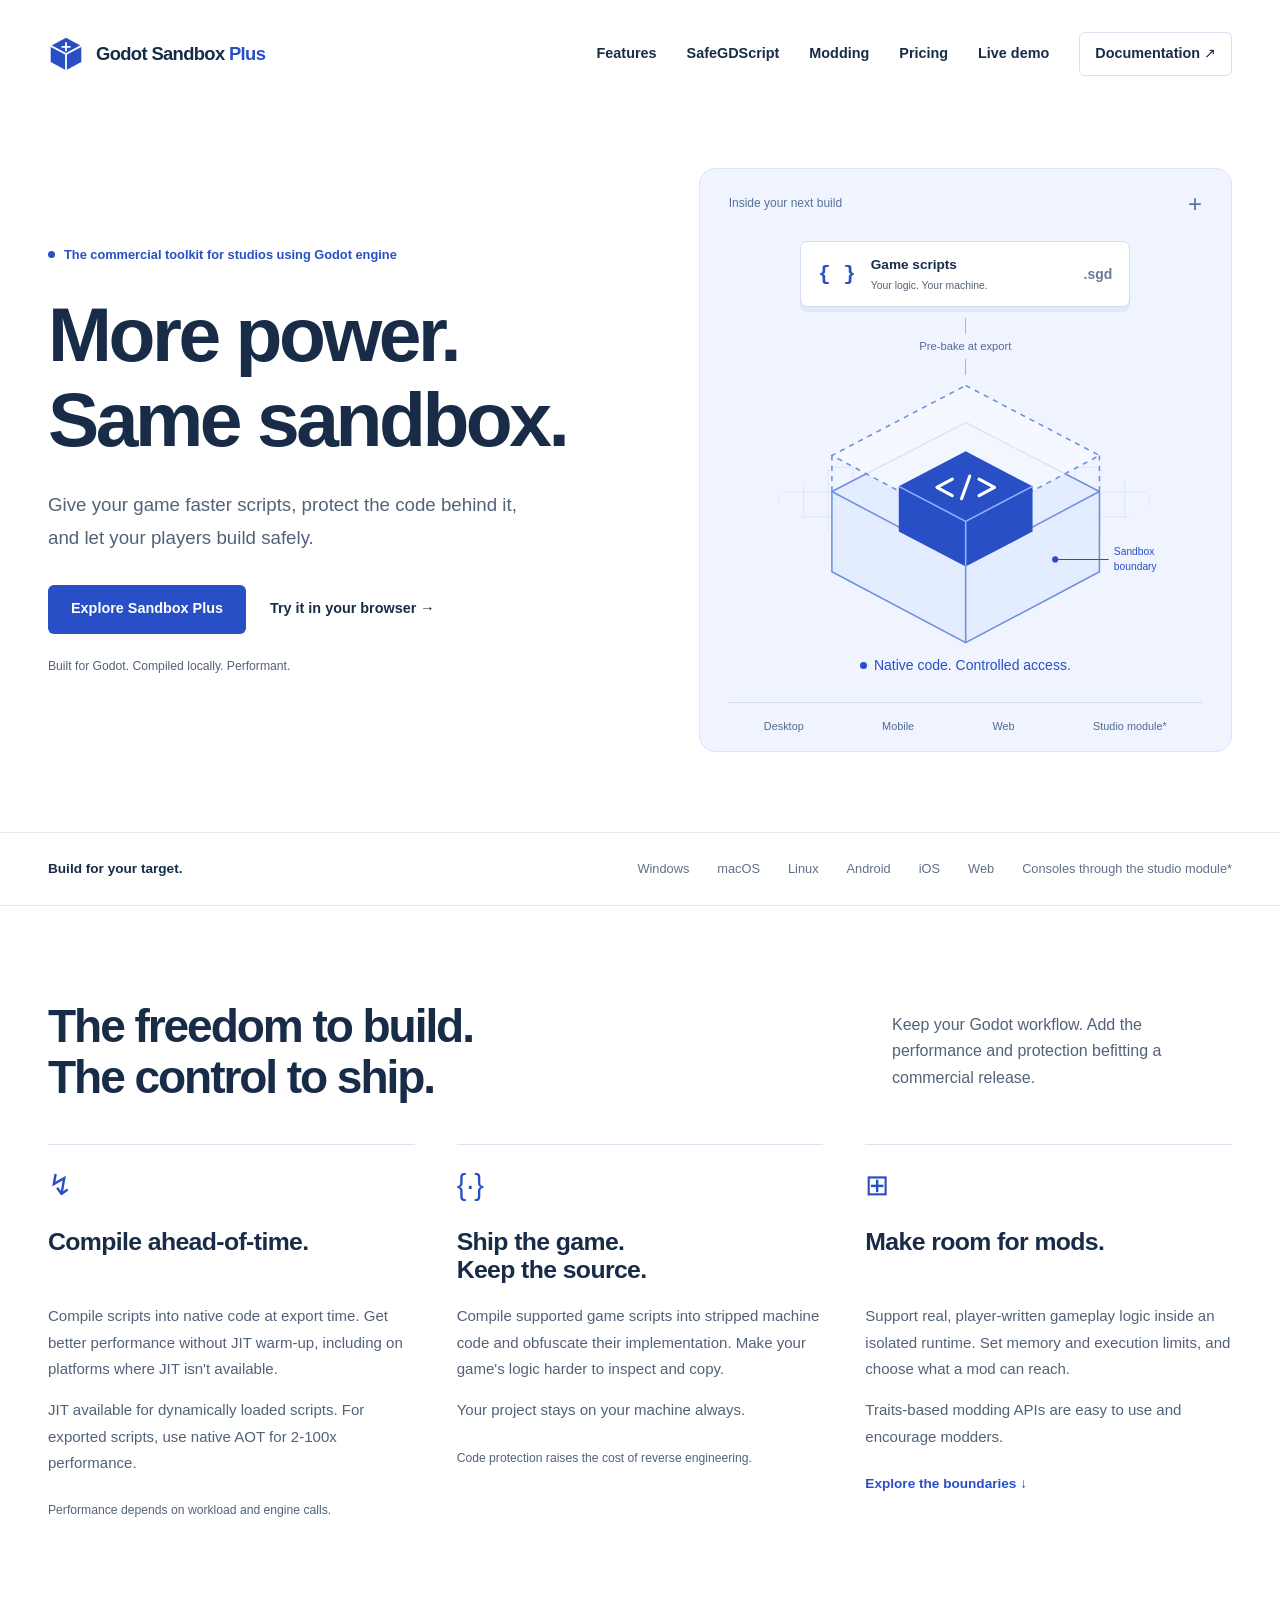
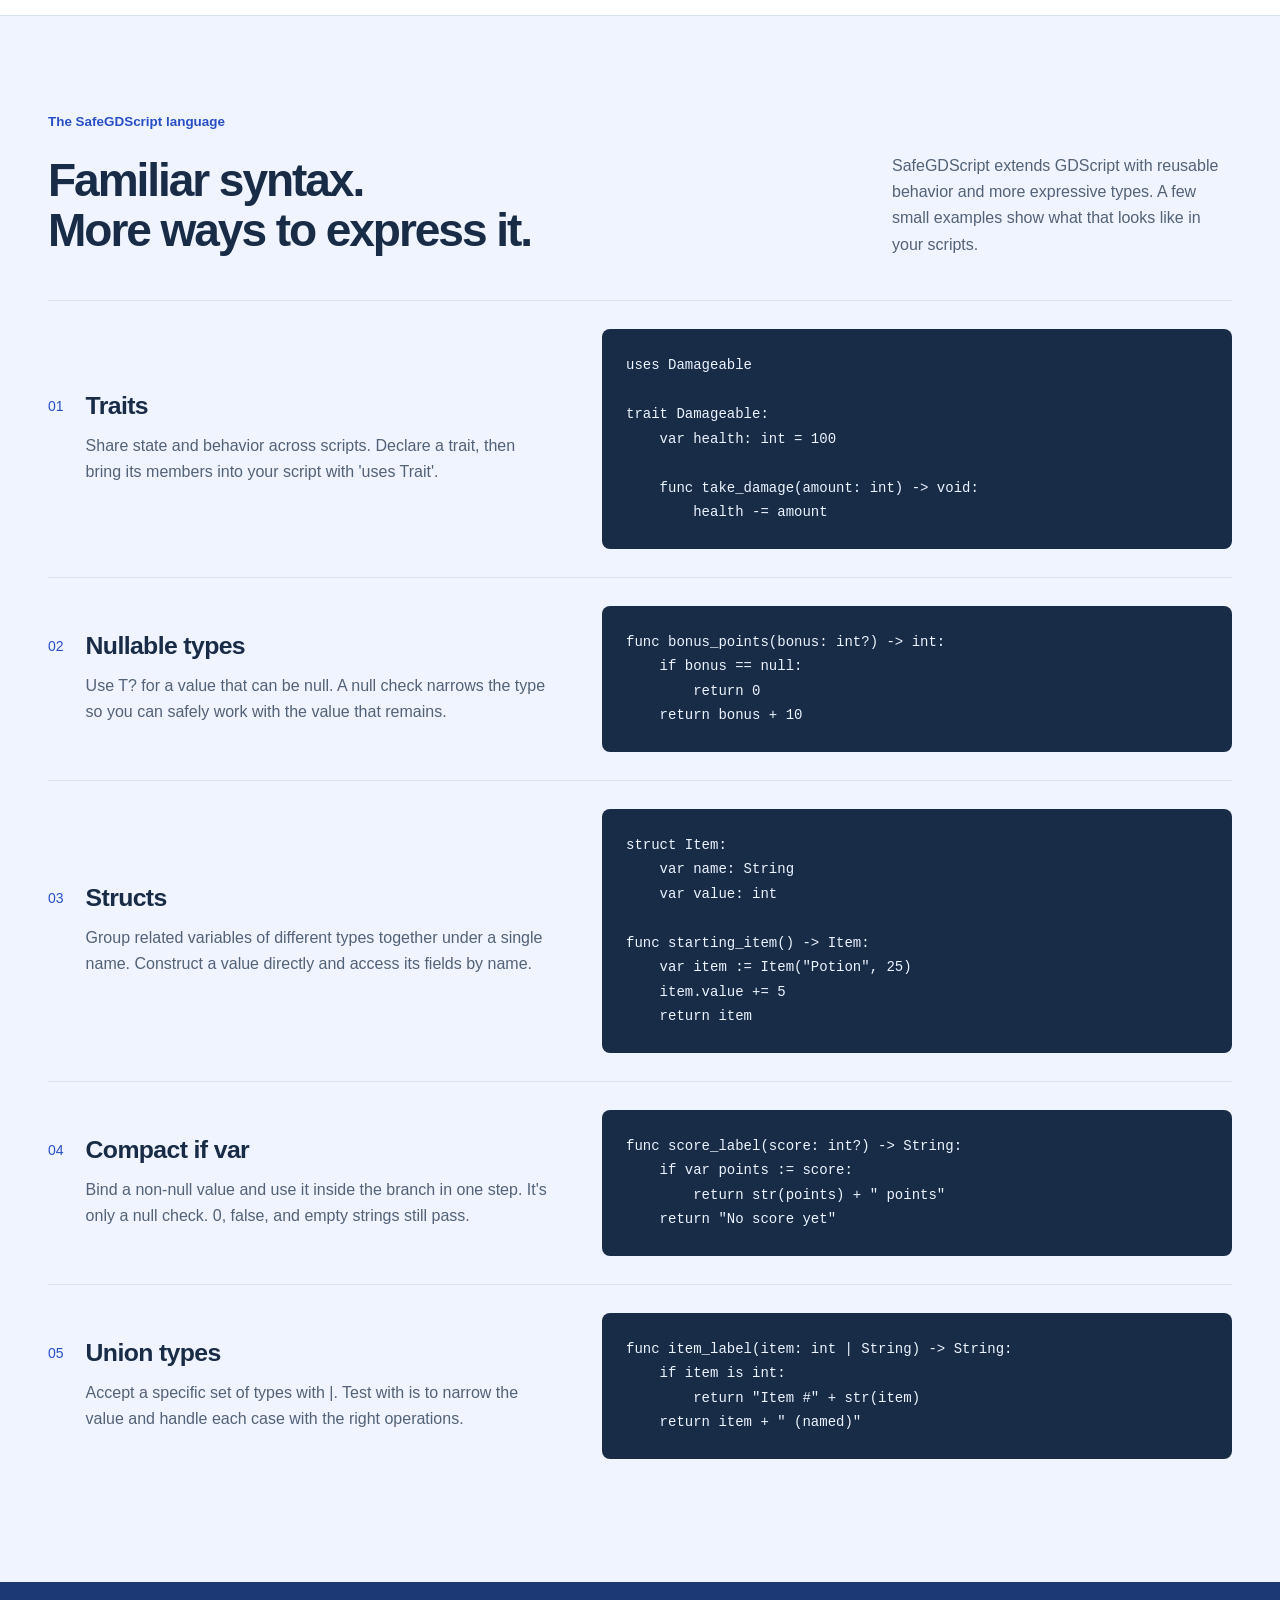
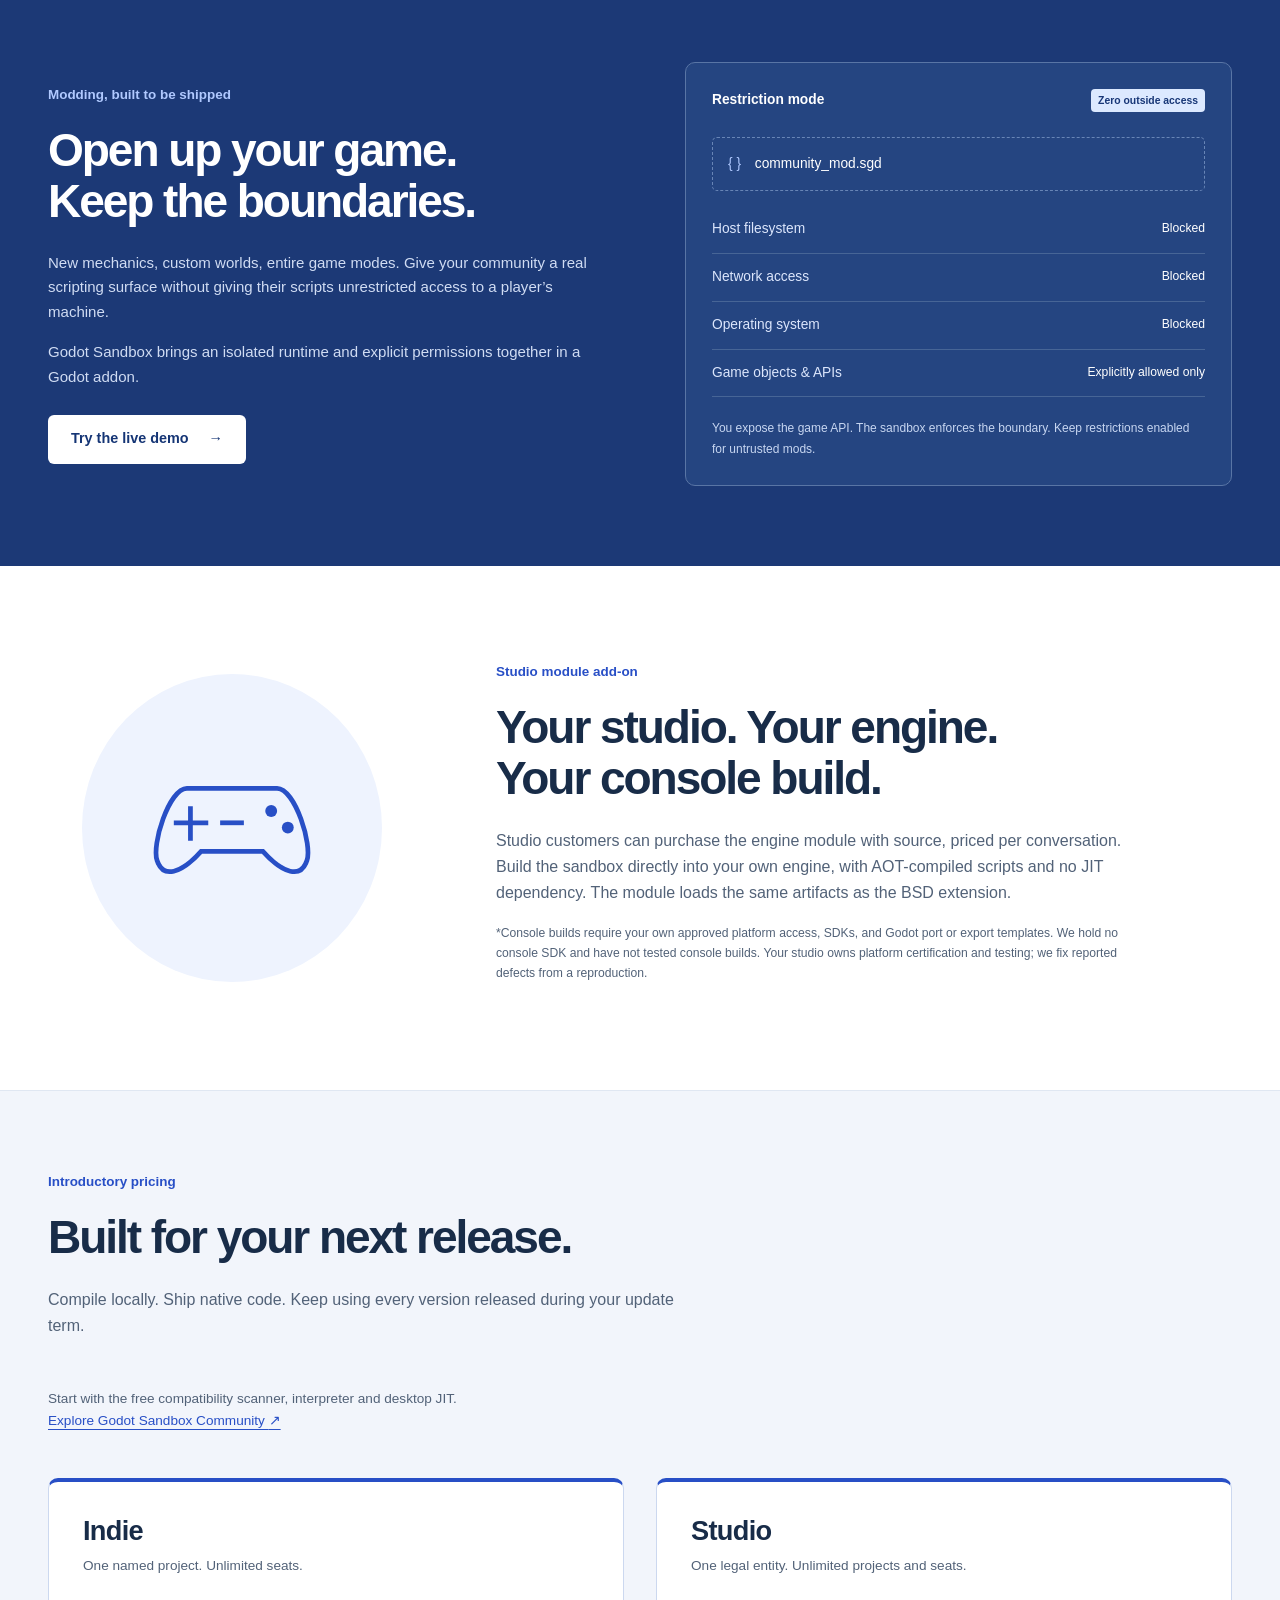
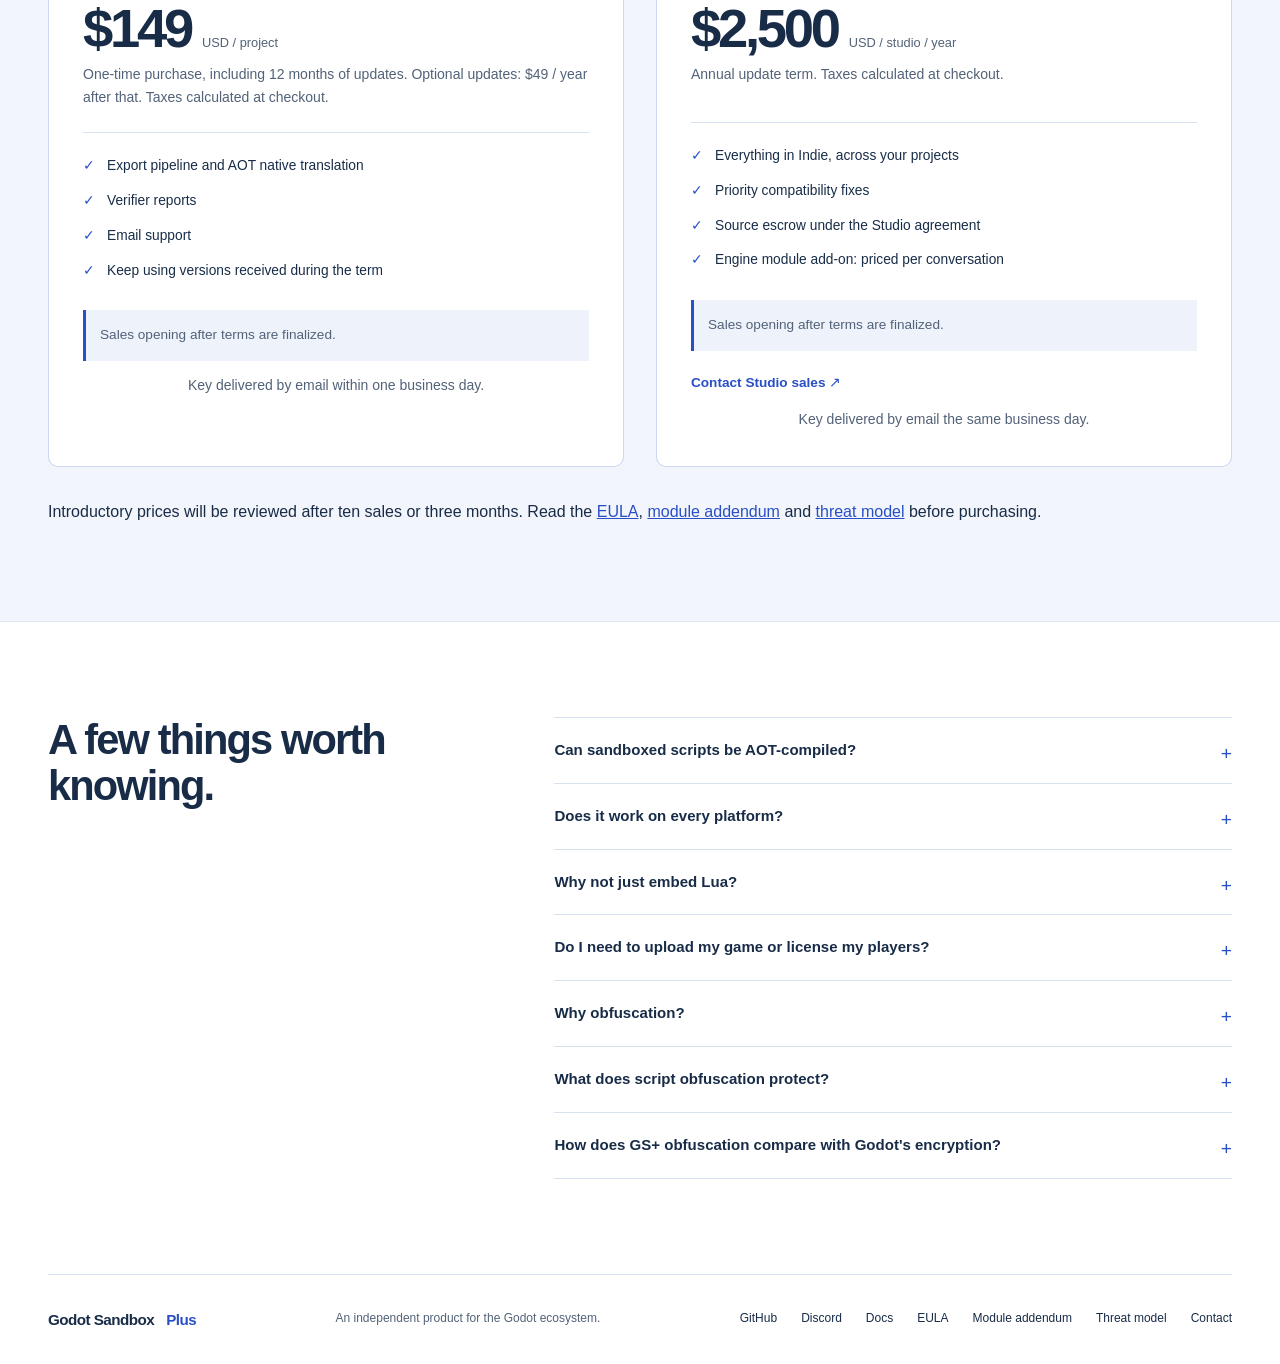
<file: index.html>
<!doctype html>
<html lang="en">
<head>
  <meta charset="utf-8">
  <meta http-equiv="Content-Security-Policy" content="default-src 'none'; style-src 'self'; script-src 'self'; img-src 'self'; base-uri 'none'; form-action https://*.lemonsqueezy.com">
  <meta name="viewport" content="width=device-width, initial-scale=1">
  <meta name="theme-color" content="#284fc6">
  <title>Godot Sandbox Plus — Ship faster scripts. Keep control.</title>
  <meta name="description" content="AOT performance, script obfuscation, and restricted modding for Godot. Godot Sandbox Plus includes an engine module for studio console builds.">
  <meta property="og:title" content="Godot Sandbox Plus">
  <meta property="og:description" content="Faster scripts. Protected code. Mods with boundaries. Built for Godot.">
  <meta property="og:type" content="website">
  <meta property="og:url" content="https://plus.libriscv.no/">
  <link rel="canonical" href="https://plus.libriscv.no/">
  <link rel="icon" href="/favicon.svg" type="image/svg+xml">
  <link rel="stylesheet" href="/styles.css">
</head>
<body>
  <a class="skip-link" href="#main">Skip to content</a>
  <header class="site-header wrap">
    <a class="brand" href="#" aria-label="Godot Sandbox Plus home">
      <svg viewBox="0 0 40 40" width="36" height="36" aria-hidden="true"><path d="M20 2 37 11v18L20 38 3 29V11Z" fill="#284fc6"/><path d="m3 11 17 9 17-9M20 20v18" fill="none" stroke="white" stroke-width="2"/><path d="M20 7v10m-5-5h10" stroke="white" stroke-width="2"/></svg>
      <span>Godot Sandbox <b>Plus</b></span>
    </a>
    <nav aria-label="Main navigation"><a href="#features">Features</a><a href="#language">SafeGDScript</a><a href="#modding">Modding</a><a href="#pricing">Pricing</a><a class="nav-demo" href="/demo/">Live demo</a><a class="nav-docs" href="https://libriscv.no/docs/host_langs/godot_integration/godot_intro/sandbox">Documentation <span aria-hidden="true">↗</span></a></nav>
  </header>
  <main id="main">
    <section class="hero wrap" aria-labelledby="hero-title">
      <div class="hero-copy">
        <p class="product-label"><span class="status-dot"></span> The commercial toolkit for studios using Godot engine</p>
        <h1 id="hero-title">More power.<br>Same sandbox.</h1>
        <p class="hero-description">Give your game faster scripts, protect the code behind it, and let your players build safely.</p>
        <div class="actions"><a class="button primary" href="#pricing">Explore Sandbox Plus</a><a class="text-link" href="/demo/">Try it in your browser <span aria-hidden="true">→</span></a></div>
        <p class="hero-note">Built for Godot. Compiled locally. Performant.</p>
      </div>
      <div class="build-visual" role="img" aria-label="Game scripts are compiled into native machine code and run inside a sandbox boundary. Target desktop, mobile, web, and consoles through the studio module.">
        <div class="visual-top"><span>Inside your next build</span><span class="visual-plus">+</span></div>
        <div class="script-strip"><span class="file-icon">{ }</span><span>Game scripts<small>Your logic. Your machine.</small></span><span class="file-extension">.sgd</span></div>
        <div class="bake-path"><span></span><p>Pre-bake at export</p><span></span></div>
        <svg class="sandbox-graphic" viewBox="0 0 460 270" aria-hidden="true">
          <defs><pattern id="grid" width="24" height="24" patternUnits="userSpaceOnUse"><path d="M24 0H0V24" fill="none" stroke="#b9caef" stroke-width=".6"/></pattern></defs>
          <path d="m230 30 190 97-190 110L40 127Z" fill="url(#grid)"/>
          <path d="m230 53 130 67v78l-130 69-130-69v-78Z" fill="#e4ecff" stroke="#6e90db" stroke-width="1.5"/>
          <path d="m100 120 130 69 130-69M230 189v78" fill="none" stroke="#6e90db" stroke-width="1.5"/>
          <path d="m230 17 130 68-130 69-130-69Z" fill="#f7faff" fill-opacity=".8" stroke="#6e90db" stroke-width="1.5" stroke-dasharray="5 5"/>
          <path d="M100 85v35m260-35v35M230 154v35" stroke="#6e90db" stroke-width="1.5" stroke-dasharray="5 5"/>
          <path d="m230 81 65 34v44l-65 34-65-34v-44Z" fill="#284fc6"/>
          <path d="m165 115 65 34 65-34M230 149v44" fill="none" stroke="#92b2ff" stroke-width="1.5"/>
          <path d="m217 108-15 8 15 8m26-16 15 8-15 8m-9-19-8 22" fill="none" stroke="white" stroke-width="3" stroke-linecap="round" stroke-linejoin="round"/>
          <path d="M317 186h52" stroke="#284fc6"/><circle cx="317" cy="186" r="3" fill="#284fc6"/>
          <text x="374" y="182" fill="#284fc6" font-size="10" font-family="sans-serif">Sandbox</text><text x="374" y="196" fill="#284fc6" font-size="10" font-family="sans-serif">boundary</text>
        </svg>
        <div class="visual-caption"><span class="status-dot"></span> Native code. Controlled access.</div>
        <div class="target-strip"><span>Desktop</span><span>Mobile</span><span>Web</span><span>Studio module*</span></div>
      </div>
    </section>
    <div class="platform-band"><div class="wrap"><p>Build for your target.</p><ul aria-label="Platforms"><li>Windows</li><li>macOS</li><li>Linux</li><li>Android</li><li>iOS</li><li>Web</li><li>Consoles through the studio module*</li></ul></div></div>
    <section class="features wrap section-space" id="features" aria-labelledby="features-title">
      <div class="section-heading"><h2 id="features-title">The freedom to build.<br>The control to ship.</h2><p>Keep your Godot workflow. Add the performance and protection befitting a commercial release.</p></div>
      <div class="feature-grid">
        <article><div class="feature-symbol" aria-hidden="true">↯</div><h3>Compile ahead-of-time.</h3><p>Compile scripts into native code at export time. Get better performance without JIT warm-up, including on platforms where JIT isn't available.</p><p>JIT available for dynamically loaded scripts. For exported scripts, use native AOT for 2-100x performance.</p><span class="feature-foot">Performance depends on workload and engine calls.</span></article>
        <article><div class="feature-symbol" aria-hidden="true">{·}</div><h3>Ship the game.<br>Keep the source.</h3><p>Compile supported game scripts into stripped machine code and obfuscate their implementation. Make your game's logic harder to inspect and copy.</p><p>Your project stays on your machine always.</p><span class="feature-foot">Code protection raises the cost of reverse engineering.</span></article>
        <article><div class="feature-symbol" aria-hidden="true">⊞</div><h3>Make room for mods.</h3><p>Support real, player-written gameplay logic inside an isolated runtime. Set memory and execution limits, and choose what a mod can reach.</p><p>Traits-based modding APIs are easy to use and encourage modders.</p><a class="inline-link" href="#modding">Explore the boundaries <span aria-hidden="true">↓</span></a></article>
      </div>
    </section>
    <section class="language-section section-space" id="language" aria-labelledby="language-title"><div class="wrap">
      <p class="section-kicker">The SafeGDScript language</p>
      <div class="section-heading"><h2 id="language-title">Familiar syntax.<br>More ways to express it.</h2><p>SafeGDScript extends GDScript with reusable behavior and more expressive types. A few small examples show what that looks like in your scripts.</p></div>
      <div class="language-examples">
        <article class="language-example" aria-labelledby="traits-title">
          <div class="language-copy"><span class="example-number" aria-hidden="true">01</span><div><h3 id="traits-title">Traits</h3><p>Share state and behavior across scripts. Declare a trait, then bring its members into your script with 'uses Trait'.</p></div></div>
          <pre tabindex="0" role="region" aria-label="Traits code example"><code class="language-safegdscript">uses Damageable

trait Damageable:
    var health: int = 100

    func take_damage(amount: int) -&gt; void:
        health -= amount</code></pre>
        </article>
        <article class="language-example" aria-labelledby="nullable-types-title">
          <div class="language-copy"><span class="example-number" aria-hidden="true">02</span><div><h3 id="nullable-types-title">Nullable types</h3><p>Use T? for a value that can be null. A null check narrows the type so you can safely work with the value that remains.</p></div></div>
          <pre tabindex="0" role="region" aria-label="Nullable types code example"><code class="language-safegdscript">func bonus_points(bonus: int?) -&gt; int:
    if bonus == null:
        return 0
    return bonus + 10</code></pre>
        </article>
        <article class="language-example" aria-labelledby="structs-title">
          <div class="language-copy"><span class="example-number" aria-hidden="true">03</span><div><h3 id="structs-title">Structs</h3><p>Group related variables of different types together under a single name. Construct a value directly and access its fields by name.</p></div></div>
          <pre tabindex="0" role="region" aria-label="Structs code example"><code class="language-safegdscript">struct Item:
    var name: String
    var value: int

func starting_item() -&gt; Item:
    var item := Item(&quot;Potion&quot;, 25)
    item.value += 5
    return item</code></pre>
        </article>
        <article class="language-example" aria-labelledby="compact-if-var-title">
          <div class="language-copy"><span class="example-number" aria-hidden="true">04</span><div><h3 id="compact-if-var-title">Compact if var</h3><p>Bind a non-null value and use it inside the branch in one step. It's only a null check. 0, false, and empty strings still pass.</p></div></div>
          <pre tabindex="0" role="region" aria-label="Compact if var code example"><code class="language-safegdscript">func score_label(score: int?) -&gt; String:
    if var points := score:
        return str(points) + &quot; points&quot;
    return &quot;No score yet&quot;</code></pre>
        </article>
        <article class="language-example" aria-labelledby="union-types-title">
          <div class="language-copy"><span class="example-number" aria-hidden="true">05</span><div><h3 id="union-types-title">Union types</h3><p>Accept a specific set of types with |. Test with is to narrow the value and handle each case with the right operations.</p></div></div>
          <pre tabindex="0" role="region" aria-label="Union types code example"><code class="language-safegdscript">func item_label(item: int | String) -&gt; String:
    if item is int:
        return &quot;Item #&quot; + str(item)
    return item + &quot; (named)&quot;</code></pre>
        </article>
      </div>
    </div></section>
    <section class="modding-section" id="modding" aria-labelledby="modding-title"><div class="wrap modding-layout">
      <div class="modding-copy"><p class="section-kicker">Modding, built to be shipped</p><h2 id="modding-title">Open up your game.<br>Keep the boundaries.</h2><p>New mechanics, custom worlds, entire game modes. Give your community a real scripting surface without giving their scripts unrestricted access to a player’s machine.</p><p>Godot Sandbox brings an isolated runtime and explicit permissions together in a Godot addon.</p><a class="button light" href="/demo/">Try the live demo <span aria-hidden="true">→</span></a></div>
      <div class="permissions-panel"><div class="panel-heading"><span>Restriction mode</span><span class="pill">Zero outside access</span></div><div class="mod-source"><span aria-hidden="true">{ }</span> community_mod.sgd</div><div class="permission-row"><span>Host filesystem</span><b>Blocked</b></div><div class="permission-row"><span>Network access</span><b>Blocked</b></div><div class="permission-row"><span>Operating system</span><b>Blocked</b></div><div class="permission-row"><span>Game objects &amp; APIs</span><b>Explicitly allowed only</b></div><p class="panel-note">You expose the game API. The sandbox enforces the boundary. Keep restrictions enabled for untrusted mods.</p></div>
    </div></section>
    <section class="console-section wrap section-space" aria-labelledby="console-title"><div class="console-symbol" aria-hidden="true"><svg viewBox="0 0 160 120"><path d="M42 30h76c15 0 30 48 25 61-5 15-20 11-37-8H54c-17 19-32 23-37 8-5-13 10-61 25-61Z" fill="none" stroke="currentColor" stroke-width="4"/><path d="M45 45v29M31 59h29" stroke="currentColor" stroke-width="4"/><circle cx="113" cy="49" r="5" fill="currentColor"/><circle cx="127" cy="63" r="5" fill="currentColor"/><path d="M70 59h20" stroke="currentColor" stroke-width="4"/></svg></div><div><p class="section-kicker">Studio module add-on</p><h2 id="console-title">Your studio. Your engine.<br>Your console build.</h2><p>Studio customers can purchase the engine module with source, priced per conversation. Build the sandbox directly into your own engine, with AOT-compiled scripts and no JIT dependency. The module loads the same artifacts as the BSD extension.</p><p class="fine-print">*Console builds require your own approved platform access, SDKs, and Godot port or export templates. We hold no console SDK and have not tested console builds. Your studio owns platform certification and testing; we fix reported defects from a reproduction.</p></div></section>
    <section class="pricing-section" id="pricing" aria-labelledby="pricing-title"><div class="wrap pricing-layout">
      <div class="pricing-copy"><p class="section-kicker">Introductory pricing</p><h2 id="pricing-title">Built for your next release.</h2><p>Compile locally. Ship native code. Keep using every version released during your update term.</p><p class="community-note">Start with the free compatibility scanner, interpreter and desktop JIT.<br><a href="https://github.com/libriscv/godot-sandbox">Explore Godot Sandbox Community <span aria-hidden="true">↗</span></a></p></div>
      <article class="price-card" aria-label="Indie pricing"><h3>Indie</h3><p>One named project. Unlimited seats.</p><div class="price-line"><strong>$149</strong><span>USD / project</span></div><p class="billing-note">One-time purchase, including 12 months of updates. Optional updates: $49 / year after that. Taxes calculated at checkout.</p><ul class="included"><li>Export pipeline and AOT native translation</li><li>Verifier reports</li><li>Email support</li><li>Keep using versions received during the term</li></ul><p class="legal-status">Sales opening after terms are finalized.</p><p class="purchase-note">Key delivered by email within one business day.</p></article>
      <article class="price-card" aria-label="Studio pricing"><h3>Studio</h3><p>One legal entity. Unlimited projects and seats.</p><div class="price-line"><strong>$2,500</strong><span>USD / studio / year</span></div><p class="billing-note">Annual update term. Taxes calculated at checkout.</p><ul class="included"><li>Everything in Indie, across your projects</li><li>Priority compatibility fixes</li><li>Source escrow under the Studio agreement</li><li>Engine module add-on: priced per conversation</li></ul><p class="legal-status">Sales opening after terms are finalized.</p><a class="inline-link" href="mailto:fwsgonzo@hotmail.com?subject=Godot%20Sandbox%20Plus%20inquiry">Contact Studio sales <span aria-hidden="true">↗</span></a><p class="purchase-note">Key delivered by email the same business day.</p></article>
      <p class="pricing-terms">Introductory prices will be reviewed after ten sales or three months. Read the <a href="/eula/">EULA</a>, <a href="/eula/module/">module addendum</a> and <a href="/threat-model/">threat model</a> before purchasing.</p>
    </div></section>
    <section class="faq wrap section-space" aria-labelledby="faq-title"><h2 id="faq-title">A few things worth knowing.</h2><div class="faq-list">
      <details><summary>Can sandboxed scripts be AOT-compiled?</summary><p>Yes, if you want. Ahead-of-time compilation can be fully native (2-5x performance for regular GDScript), or sandboxed (costlier, but matching GDScript). Keep the restricted configuration for untrusted mods.</p></details>
      <details><summary>Does it work on every platform?</summary><p>The runtime and AOT approach span desktop, mobile, web, and console targets, including systems without JIT. Your export needs the matching target toolchain and integration. The separately priced Studio module loads the same artifacts as the BSD extension. Console builds are untested by us; SDK access and console ports are separate.</p></details>
      <details><summary>Why not just embed Lua?</summary><p>A scripting language alone is not a security boundary. A Lua integration needs carefully restricted host bindings, libraries, and resource limits to handle untrusted code. Godot Sandbox provides a dedicated isolated runtime with a zero-outside-access restriction mode and an explicit game API.</p></details>
      <details><summary>Do I need to upload my game or license my players?</summary><p>No. Compilation runs locally. Commercial tooling is licensed for development and export. The shipped runtime does not ask players for a license key.</p></details>
      <details><summary>Why obfuscation?</summary><p>I'm seeing more and more threads about people having their games repackaged and resold, presumably via semi-automated processes using LLMs. I want to make it harder for casual attackers to reverse engineer released games.</p></details>
      <details><summary>What does script obfuscation protect?</summary><p>Supported scripts ship as stripped machine code rather than tokenized source, making casual recovery much harder. Engine-visible names, some strings, scenes, and assets may remain inspectable. Obfuscation does not make code impossible to reverse engineer. Check your export report for scripts that remain as source.</p></details>
      <details><summary>How does GS+ obfuscation compare with Godot's encryption?</summary><p>Godot's PCK encryption protects files on disk. The game ships with the key and decrypts scripts when loading them, exposing their source text or tokenized representation in memory for an analyst to recover. Encryption does not turn GDScript into machine code.</p><p>Godot Sandbox Plus compiles supported scripts into RISC-V machine code and can execute AOT native machine code. The shipped game never needs to reconstruct those scripts' source or tokens, even at load time. Obfuscation further removes eligible internal names and obscures selected strings, so recovering the implementation requires reverse engineering compiled code. Engine-visible names and some strings can still be inspected.</p></details>
    </div></section>
  </main>
  <footer class="wrap site-footer"><a class="brand" href="#">Godot Sandbox <b>Plus</b></a><p>An independent product for the Godot ecosystem.</p><div><a href="https://github.com/libriscv/godot-sandbox">GitHub</a><a href="https://discord.gg/n4GcXr66X5">Discord</a><a href="https://libriscv.no/docs/host_langs/godot_integration/godot_intro/sandbox">Docs</a><a href="/eula/">EULA</a><a href="/eula/module/">Module addendum</a><a href="/threat-model/">Threat model</a><a href="mailto:fwsgonzo@hotmail.com?subject=Godot%20Sandbox%20Plus%20inquiry">Contact</a></div></footer>
</body>
</html>
</file>
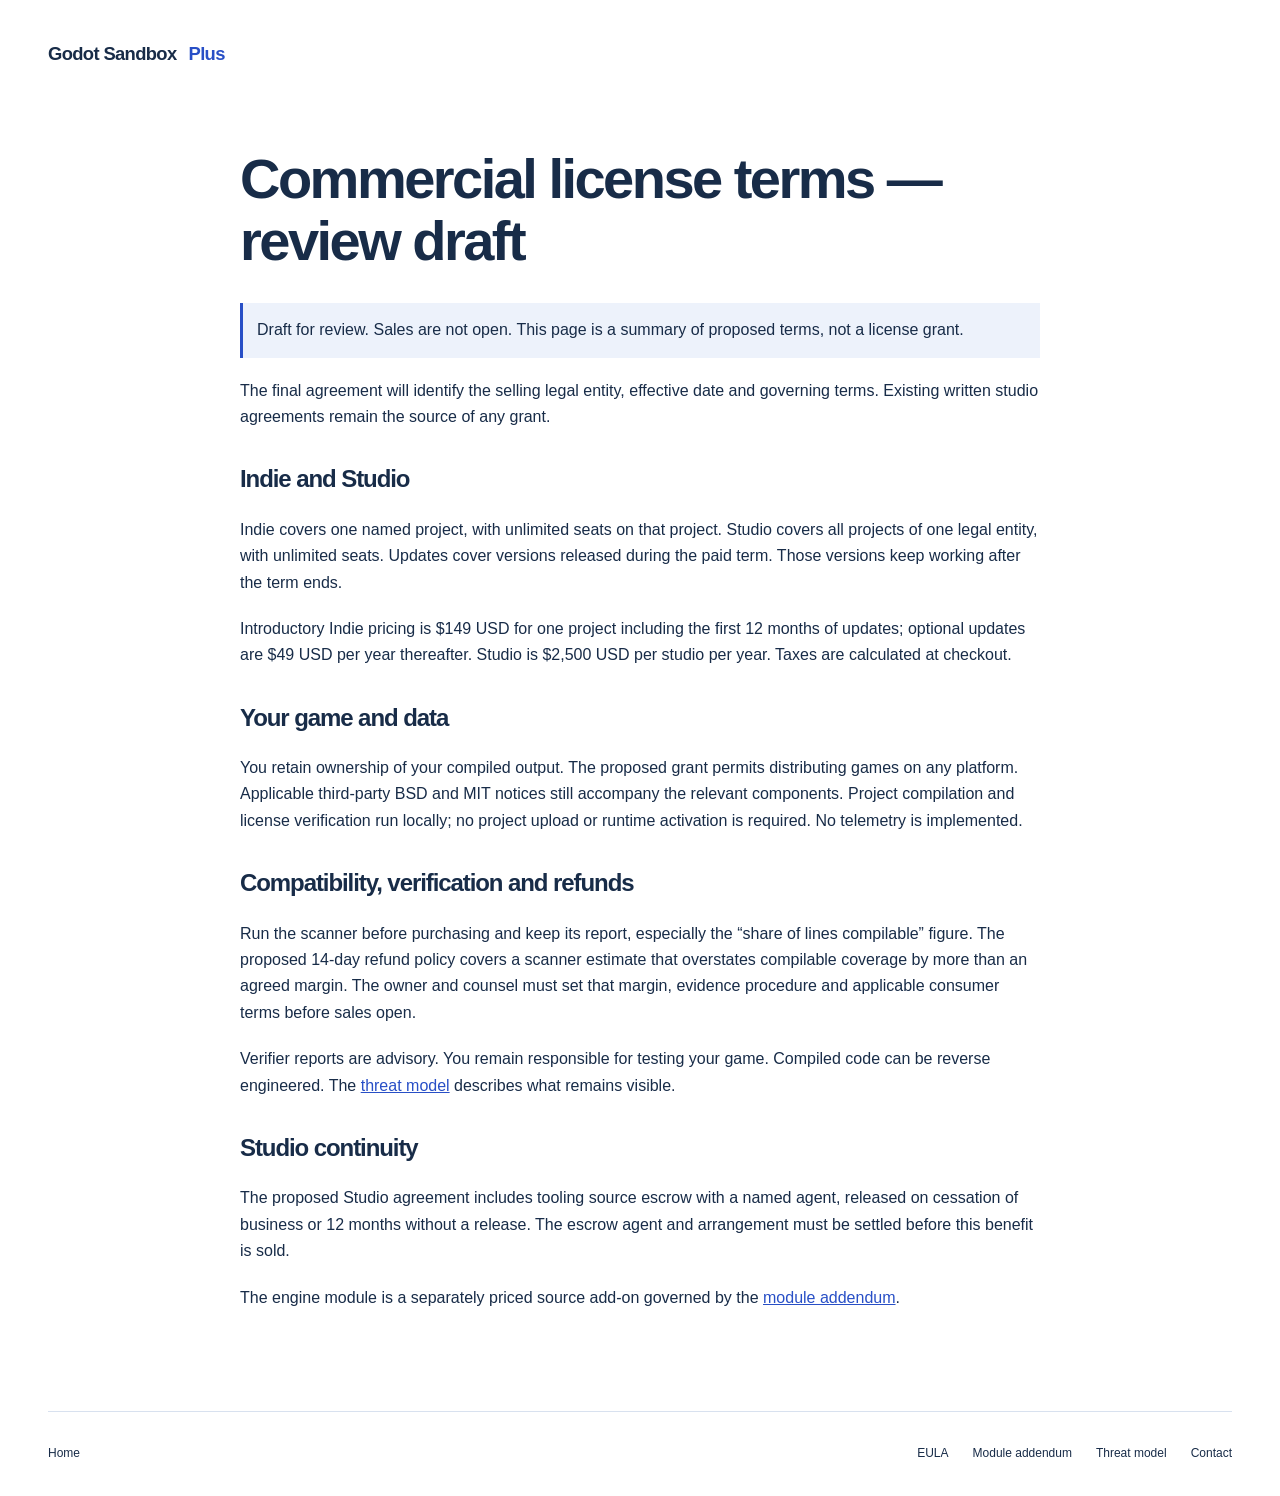
<file: eula/index.html>
<!doctype html>
<html lang="en"><head><meta charset="utf-8"><meta name="viewport" content="width=device-width, initial-scale=1">
<meta http-equiv="Content-Security-Policy" content="default-src 'none'; style-src 'self'; script-src 'self'; img-src 'self'; base-uri 'none'; form-action https://*.lemonsqueezy.com">
<title>Commercial license terms — review draft — Godot Sandbox Plus</title><link rel="canonical" href="https://plus.libriscv.no/eula/">
<link rel="stylesheet" href="/styles.css"><link rel="icon" href="/favicon.svg" type="image/svg+xml"></head>
<body><header class="site-header wrap"><a class="brand" href="/">Godot Sandbox <b>Plus</b></a></header>
<main class="wrap legal-page" id="main"><h1>Commercial license terms — review draft</h1><p class="legal-status">Draft for review. Sales are not open. This page is a summary of proposed terms, not a license grant.</p>
<p>The final agreement will identify the selling legal entity, effective date and governing terms. Existing written studio agreements remain the source of any grant.</p>
<h2>Indie and Studio</h2>
<p>Indie covers one named project, with unlimited seats on that project. Studio covers all projects of one legal entity, with unlimited seats. Updates cover versions released during the paid term. Those versions keep working after the term ends.</p>
<p>Introductory Indie pricing is $149 USD for one project including the first 12 months of updates; optional updates are $49 USD per year thereafter. Studio is $2,500 USD per studio per year. Taxes are calculated at checkout.</p>
<h2>Your game and data</h2>
<p>You retain ownership of your compiled output. The proposed grant permits distributing games on any platform. Applicable third-party BSD and MIT notices still accompany the relevant components. Project compilation and license verification run locally; no project upload or runtime activation is required. No telemetry is implemented.</p>
<h2>Compatibility, verification and refunds</h2>
<p>Run the scanner before purchasing and keep its report, especially the “share of lines compilable” figure. The proposed 14-day refund policy covers a scanner estimate that overstates compilable coverage by more than an agreed margin. The owner and counsel must set that margin, evidence procedure and applicable consumer terms before sales open.</p>
<p>Verifier reports are advisory. You remain responsible for testing your game. Compiled code can be reverse engineered. The <a href="/threat-model/">threat model</a> describes what remains visible.</p>
<h2>Studio continuity</h2>
<p>The proposed Studio agreement includes tooling source escrow with a named agent, released on cessation of business or 12 months without a release. The escrow agent and arrangement must be settled before this benefit is sold.</p>
<p>The engine module is a separately priced source add-on governed by the <a href="/eula/module/">module addendum</a>.</p></main>
<footer class="wrap site-footer"><a href="/">Home</a><div><a href="/eula/">EULA</a><a href="/eula/module/">Module addendum</a><a href="/threat-model/">Threat model</a><a href="mailto:fwsgonzo@hotmail.com?subject=Godot%20Sandbox%20Plus%20inquiry">Contact</a></div></footer></body></html>
</file>
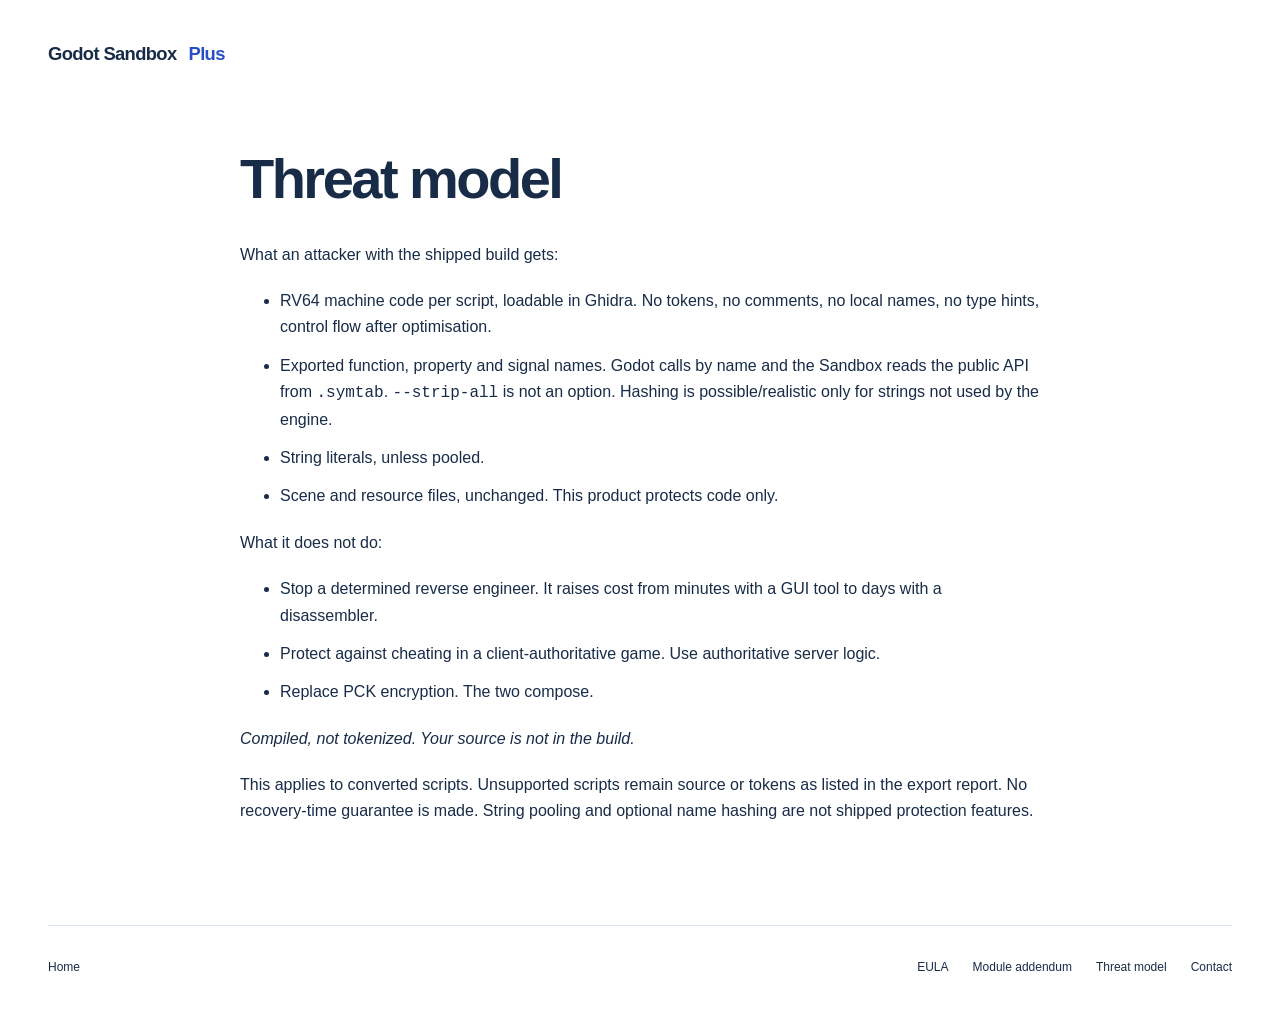
<file: threat-model/index.html>
<!doctype html>
<html lang="en"><head><meta charset="utf-8"><meta name="viewport" content="width=device-width, initial-scale=1">
<meta http-equiv="Content-Security-Policy" content="default-src 'none'; style-src 'self'; script-src 'self'; img-src 'self'; base-uri 'none'; form-action https://*.lemonsqueezy.com">
<title>Threat model — Godot Sandbox Plus</title><link rel="canonical" href="https://plus.libriscv.no/threat-model/">
<link rel="stylesheet" href="/styles.css"><link rel="icon" href="/favicon.svg" type="image/svg+xml"></head>
<body><header class="site-header wrap"><a class="brand" href="/">Godot Sandbox <b>Plus</b></a></header>
<main class="wrap legal-page" id="main"><h1>Threat model</h1><p>What an attacker with the shipped build gets:</p>
<ul><li>RV64 machine code per script, loadable in Ghidra. No tokens, no comments, no local names, no type hints, control flow after optimisation.</li>
<li>Exported function, property and signal names. Godot calls by name and the Sandbox reads the public API from <code>.symtab</code>. <code>--strip-all</code> is not an option. Hashing is possible/realistic only for strings not used by the engine.</li>
<li>String literals, unless pooled.</li><li>Scene and resource files, unchanged. This product protects code only.</li></ul>
<p>What it does not do:</p>
<ul><li>Stop a determined reverse engineer. It raises cost from minutes with a GUI tool to days with a disassembler.</li>
<li>Protect against cheating in a client-authoritative game. Use authoritative server logic.</li>
<li>Replace PCK encryption. The two compose.</li></ul>
<p><em>Compiled, not tokenized. Your source is not in the build.</em></p>
<p>This applies to converted scripts. Unsupported scripts remain source or tokens as listed in the export report. No recovery-time guarantee is made. String pooling and optional name hashing are not shipped protection features.</p></main>
<footer class="wrap site-footer"><a href="/">Home</a><div><a href="/eula/">EULA</a><a href="/eula/module/">Module addendum</a><a href="/threat-model/">Threat model</a><a href="mailto:fwsgonzo@hotmail.com?subject=Godot%20Sandbox%20Plus%20inquiry">Contact</a></div></footer></body></html>
</file>
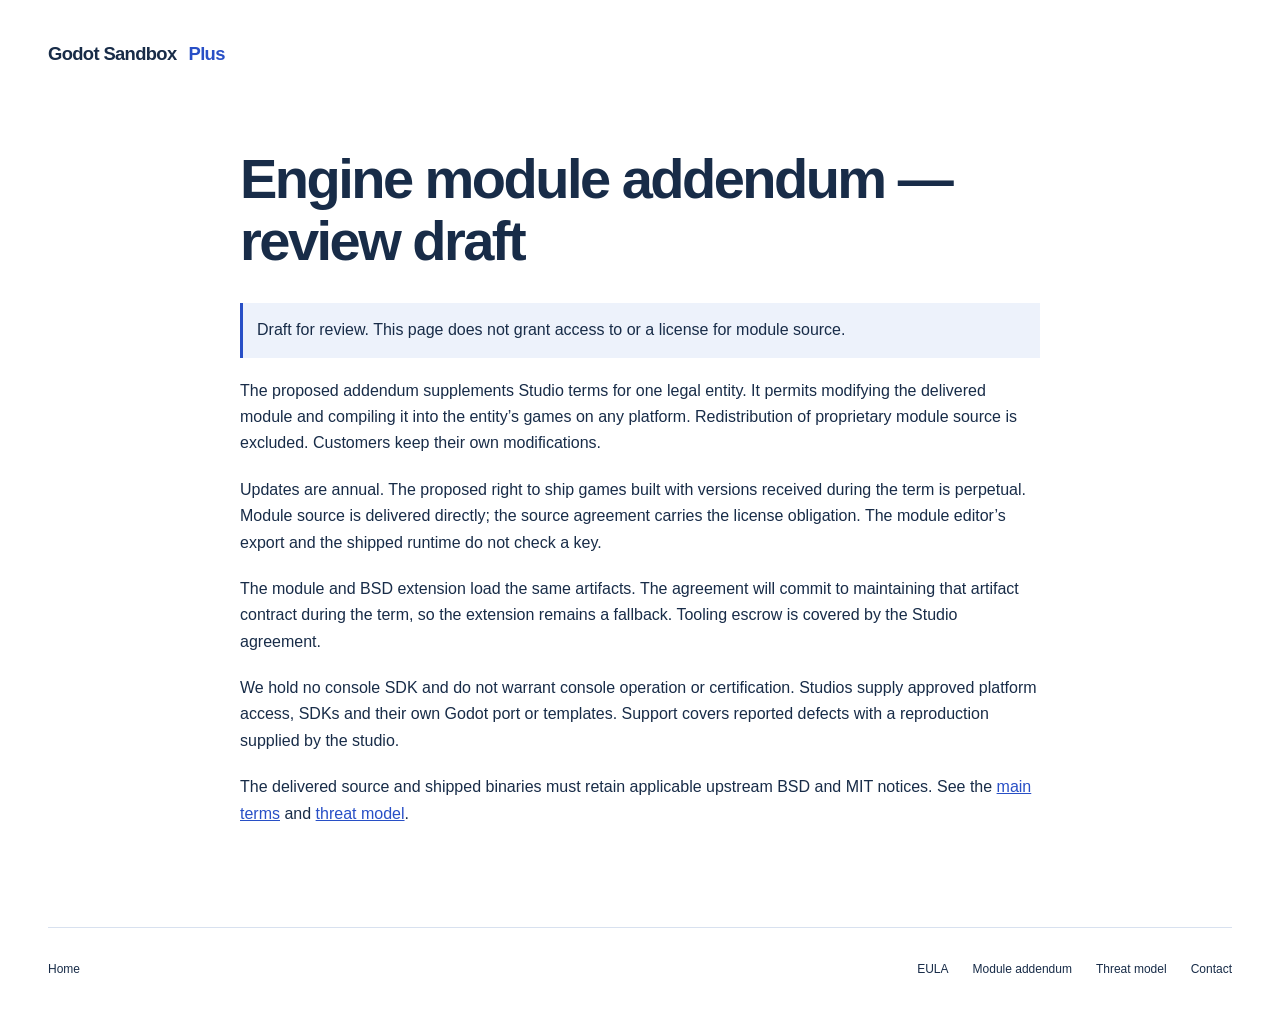
<file: eula/module/index.html>
<!doctype html>
<html lang="en"><head><meta charset="utf-8"><meta name="viewport" content="width=device-width, initial-scale=1">
<meta http-equiv="Content-Security-Policy" content="default-src 'none'; style-src 'self'; script-src 'self'; img-src 'self'; base-uri 'none'; form-action https://*.lemonsqueezy.com">
<title>Engine module addendum — review draft — Godot Sandbox Plus</title><link rel="canonical" href="https://plus.libriscv.no/eula/module/">
<link rel="stylesheet" href="/styles.css"><link rel="icon" href="/favicon.svg" type="image/svg+xml"></head>
<body><header class="site-header wrap"><a class="brand" href="/">Godot Sandbox <b>Plus</b></a></header>
<main class="wrap legal-page" id="main"><h1>Engine module addendum — review draft</h1><p class="legal-status">Draft for review. This page does not grant access to or a license for module source.</p>
<p>The proposed addendum supplements Studio terms for one legal entity. It permits modifying the delivered module and compiling it into the entity’s games on any platform. Redistribution of proprietary module source is excluded. Customers keep their own modifications.</p>
<p>Updates are annual. The proposed right to ship games built with versions received during the term is perpetual. Module source is delivered directly; the source agreement carries the license obligation. The module editor’s export and the shipped runtime do not check a key.</p>
<p>The module and BSD extension load the same artifacts. The agreement will commit to maintaining that artifact contract during the term, so the extension remains a fallback. Tooling escrow is covered by the Studio agreement.</p>
<p>We hold no console SDK and do not warrant console operation or certification. Studios supply approved platform access, SDKs and their own Godot port or templates. Support covers reported defects with a reproduction supplied by the studio.</p>
<p>The delivered source and shipped binaries must retain applicable upstream BSD and MIT notices. See the <a href="/eula/">main terms</a> and <a href="/threat-model/">threat model</a>.</p></main>
<footer class="wrap site-footer"><a href="/">Home</a><div><a href="/eula/">EULA</a><a href="/eula/module/">Module addendum</a><a href="/threat-model/">Threat model</a><a href="mailto:fwsgonzo@hotmail.com?subject=Godot%20Sandbox%20Plus%20inquiry">Contact</a></div></footer></body></html>
</file>
<file: styles.css>
:root {
  color-scheme: light;
  --ink: #182c48;
  --muted: #526278;
  --blue: #284fc6;
  --blue-dark: #163999;
  --ice: #eff4ff;
  --line: #d8e1ef;
  --white: #fff;
  font-family: "Avenir Next", "Segoe UI", Arial, sans-serif;
  color: var(--ink);
  background: var(--white);
  font-synthesis: none;
}
* {
  box-sizing: border-box;
}
html {
  scroll-behavior: smooth;
  scroll-padding-top: 30px;
}
body {
  margin: 0;
  font-size: 16px;
  line-height: 1.65;
}
a {
  color: inherit;
  text-decoration: none;
}
a:hover {
  color: var(--blue);
}
a:focus-visible,
summary:focus-visible,
input:focus-visible {
  outline: 3px solid #dd9b20;
  outline-offset: 5px;
}
.language-example pre:focus-visible {
  outline: 3px solid #dd9b20;
  outline-offset: 5px;
}
button,
input {
  font: inherit;
}
p,
h1,
h2,
h3 {
  margin-top: 0;
}
h1,
h2,
h3 {
  line-height: 1.1;
  letter-spacing: -.045em;
  font-weight: 650;
}
h1 {
  font-size: clamp(3.4rem, 6vw, 5.7rem);
  margin-bottom: 28px;
}
h2 {
  font-size: clamp(2.2rem, 3.6vw, 3.4rem);
  margin-bottom: 24px;
}
h3 {
  font-size: 1.55rem;
  letter-spacing: -.025em;
}
.wrap {
  width: min(1200px, calc(100% - 96px));
  margin-inline: auto;
}
.site-header {
  display: flex;
  align-items: center;
  justify-content: space-between;
  min-height: 108px;
  gap: 28px;
}
.brand {
  display: inline-flex;
  align-items: center;
  gap: 12px;
  font-size: 1.15rem;
  font-weight: 600;
  letter-spacing: -.035em;
  white-space: nowrap;
}
.brand b {
  color: var(--blue);
  font-weight: 650;
}
nav {
  display: flex;
  flex-wrap: wrap;
  justify-content: center;
  align-items: center;
  gap: 30px;
  font-size: .9rem;
  font-weight: 550;
}
.nav-docs {
  border: 1px solid var(--line);
  border-radius: 6px;
  padding: 9px 15px;
}
.hero {
  display: grid;
  grid-template-columns: 1.1fr 1fr;
  gap: 64px;
  align-items: center;
  padding-top: 60px;
  padding-bottom: 80px;
}
.product-label {
  display: flex;
  align-items: center;
  gap: 9px;
  font-size: .8rem;
  color: var(--blue);
  font-weight: 600;
  margin-bottom: 27px;
}
.status-dot {
  display: inline-block;
  height: 7px;
  width: 7px;
  background: currentColor;
  border-radius: 50%;
  flex-shrink: 0;
}
.hero-description {
  max-width: 470px;
  font-size: 1.17rem;
  line-height: 1.75;
  color: var(--muted);
  margin-bottom: 30px;
}
.actions {
  display: flex;
  flex-wrap: wrap;
  gap: 24px;
  align-items: center;
}
.button {
  display: inline-flex;
  justify-content: center;
  align-items: center;
  gap: 20px;
  min-height: 49px;
  padding: 12px 23px;
  border-radius: 6px;
  font-weight: 600;
  font-size: .9rem;
}
.primary {
  background: var(--blue);
  color: white;
}
.primary:hover {
  color: white;
  background: var(--blue-dark);
}
.text-link {
  font-size: .9rem;
  font-weight: 600;
}
.hero-note {
  font-size: .76rem;
  color: var(--muted);
  margin-top: 22px;
  margin-bottom: 0;
}
.build-visual {
  padding: 23px 29px 0;
  background: var(--ice);
  border: 1px solid #dbe5f9;
  border-radius: 16px;
  overflow: hidden;
}
.visual-top {
  display: flex;
  justify-content: space-between;
  align-items: center;
  color: #58729b;
  font-size: .75rem;
  margin-bottom: 25px;
}
.visual-plus {
  font-size: 1.5rem;
  line-height: 1;
}
.script-strip {
  display: flex;
  align-items: center;
  gap: 15px;
  background: white;
  border: 1px solid #d2dcf1;
  border-radius: 7px;
  padding: 14px 17px;
  max-width: 330px;
  margin: auto;
  line-height: 1.3;
  font-size: .85rem;
  font-weight: 600;
  box-shadow: 0 5px 0 #e0e8fb;
}
.file-icon {
  color: var(--blue);
  font-family: monospace;
  font-size: 1.3rem;
}
.script-strip small {
  display: block;
  color: var(--muted);
  font-size: .65rem;
  margin-top: 5px;
  font-weight: 400;
}
.file-extension {
  margin-left: auto;
  color: #6b7b95;
  font-size: .875rem;
}
.bake-path {
  text-align: center;
  margin: 11px auto -7px;
  color: #526b98;
  font-size: .7rem;
}
.bake-path p {
  margin: 3px 0;
}
.bake-path span {
  width: 1px;
  height: 16px;
  background: #9eb4df;
  display: block;
  margin: auto;
}
.sandbox-graphic {
  display: block;
  width: 100%;
  height: auto;
}
.visual-caption {
  display: flex;
  align-items: center;
  justify-content: center;
  gap: 7px;
  color: var(--blue);
  font-size: .875rem;
  margin: 8px 0 25px;
}
.target-strip {
  display: flex;
  justify-content: space-around;
  gap: 8px;
  border-top: 1px solid #d2dcf1;
  padding: 15px 0;
  font-size: .68rem;
  color: #536b92;
}
.platform-band {
  border-block: 1px solid #e4eaf2;
}
.platform-band > div {
  display: flex;
  align-items: center;
  justify-content: space-between;
  gap: 30px;
  padding-block: 25px;
}
.platform-band p {
  margin: 0;
  font-size: .85rem;
  font-weight: 600;
}
.platform-band ul {
  display: flex;
  flex-wrap: wrap;
  gap: 28px;
  padding: 0;
  margin: 0;
  list-style: none;
  color: #607088;
  font-size: .8rem;
}
.section-space {
  padding-block: 95px;
}
.section-heading {
  display: flex;
  justify-content: space-between;
  align-items: center;
  gap: 70px;
  margin-bottom: 42px;
}
.section-heading h2 {
  margin-bottom: 0;
}
.section-heading > p {
  max-width: 340px;
  color: var(--muted);
  margin-bottom: 0;
}
.feature-grid {
  display: grid;
  grid-template-columns: repeat(3, 1fr);
  gap: 42px;
}
.feature-grid article {
  border-top: 1px solid var(--line);
  padding-top: 26px;
}
.feature-symbol {
  font-size: 1.8rem;
  line-height: 1;
  font-weight: 500;
  color: var(--blue);
  margin-bottom: 27px;
  height: 30px;
}
.feature-grid h3 {
  min-height: 56px;
  margin-bottom: 19px;
}
.feature-grid p {
  font-size: .94rem;
  color: var(--muted);
  line-height: 1.75;
}
.feature-foot {
  display: block;
  font-size: .76rem;
  color: var(--muted);
  margin-top: 24px;
}
.inline-link {
  display: inline-block;
  font-weight: 600;
  color: var(--blue);
  font-size: .85rem;
  margin-top: 8px;
}
.language-section {
  background: var(--ice);
  border-top: 1px solid var(--line);
}
.language-example {
  display: grid;
  grid-template-columns: 1fr 1.25fr;
  align-items: center;
  gap: 50px;
  padding-block: 28px;
  border-top: 1px solid var(--line);
}
.language-copy {
  display: flex;
  gap: 22px;
}
.example-number {
  color: var(--blue);
  font-size: .875rem;
  font-variant-numeric: tabular-nums;
  padding-top: 3px;
}
.language-copy h3 {
  margin-bottom: 14px;
}
.language-copy p {
  color: var(--muted);
  margin-bottom: 0;
}
.language-example pre {
  min-width: 0;
  margin: 0;
  padding: 24px;
  overflow-x: auto;
  border-radius: 8px;
  background: var(--ink);
  color: #edf3ff;
  font-size: .875rem;
  line-height: 1.75;
  tab-size: 4;
}
.language-example code {
  font-family: "Cascadia Code", "SFMono-Regular", Consolas, monospace;
}
.modding-section {
  background: #1c3976;
  color: white;
  padding-block: 80px;
}
.modding-layout {
  display: grid;
  grid-template-columns: 1fr 1fr;
  gap: 90px;
  align-items: center;
}
.section-kicker {
  font-size: .84rem;
  font-weight: 600;
  color: var(--blue);
  margin-bottom: 19px;
}
.modding-section .section-kicker {
  color: #b0c9ff;
}
.modding-copy > p:not(.section-kicker) {
  color: #d0dcf3;
  font-size: .94rem;
}
.light {
  color: #153575;
  background: #fff;
  margin-top: 10px;
}
.light:hover {
  background: #e4ecff;
}
.permissions-panel {
  border-radius: 10px;
  border: 1px solid #5975a5;
  background: #254581;
  padding: 26px;
  font-size: .86rem;
}
.panel-heading {
  display: flex;
  flex-wrap: wrap;
  gap: 12px;
  justify-content: space-between;
  align-items: center;
  font-weight: 600;
}
.pill {
  background: #dce9ff;
  color: #183777;
  border-radius: 4px;
  padding: 3px 7px;
  font-size: .65rem;
}
.mod-source {
  border: 1px dashed #6885b6;
  border-radius: 5px;
  margin: 25px 0 15px;
  padding: 15px;
  font-size: .86rem;
}
.mod-source span {
  margin-right: 10px;
  color: #b0c9ff;
}
.permission-row {
  display: flex;
  justify-content: space-between;
  flex-wrap: wrap;
  gap: 8px;
  padding-block: 12px;
  border-bottom: 1px solid #476596;
  color: #dce6fc;
}
.permission-row b {
  font-size: .76rem;
  color: #fff;
  font-weight: 500;
}
.panel-note {
  color: #c7d6f1;
  font-size: .75rem;
  line-height: 1.7;
  margin: 21px 0 0;
}
.console-section {
  display: grid;
  grid-template-columns: 1fr 2fr;
  gap: 80px;
  align-items: center;
}
.console-symbol {
  background: #eef3fe;
  color: var(--blue);
  border-radius: 50%;
  aspect-ratio: 1;
  padding: 55px;
  width: min(100%, 300px);
  margin: auto;
}
.console-symbol svg {
  width: 100%;
  height: 100%;
}
.console-section p:not(.section-kicker) {
  color: var(--muted);
  max-width: 640px;
}
.fine-print {
  font-size: .76rem;
}
.pricing-section {
  background: #f2f5fb;
  border-block: 1px solid #e0e7f2;
  padding-block: 80px;
}
.pricing-layout {
  display: grid;
  grid-template-columns: 1fr 1fr;
  gap: 32px;
  align-items: stretch;
}
.pricing-copy,
.pricing-terms {
  grid-column: 1 / -1;
}
.pricing-terms a,
.legal-page a,
.terms-check a {
  color: var(--blue);
  text-decoration: underline;
}
.purchase-form {
  display: grid;
  gap: 12px;
  margin-bottom: 18px;
}
.purchase-form > input {
  width: 100%;
  padding: 12px;
  border: 1px solid #ccd8ef;
  border-radius: 4px;
  font: inherit;
}
.purchase-form label {
  font-size: .9rem;
}
.terms-check input {
  margin-right: 6px;
}
.legal-status {
  background: #edf2fb;
  border-left: 3px solid var(--blue);
  padding: 14px;
}
.legal-page {
  max-width: 800px;
  padding-block: 40px 80px;
}
.legal-page h1 {
  font-size: clamp(2rem, 5vw, 3.5rem);
  margin-bottom: 32px;
}
.legal-page h2 {
  font-size: 1.5rem;
  margin-top: 36px;
}
.legal-page li {
  margin-block: 12px;
}
.legal-page p {
  margin-block: 20px;
}

.pricing-copy > p:not(.section-kicker) {
  color: var(--muted);
  max-width: 650px;
}
.community-note {
  font-size: .85rem;
  padding-top: 32px;
}
.community-note a {
  color: var(--blue);
  text-decoration: underline;
  text-underline-offset: 4px;
}
.price-card {
  background: white;
  border: 1px solid #ccd8ef;
  border-top: 4px solid var(--blue);
  border-radius: 10px;
  padding: 34px;
}
.price-card h3 {
  font-size: 1.7rem;
  margin-bottom: 9px;
}
.price-card > p {
  color: var(--muted);
  font-size: .85rem;
}
[hidden] {
  display: none !important;
}
.price-line {
  display: flex;
  align-items: baseline;
  flex-wrap: wrap;
  gap: 11px;
  margin: 22px 0 4px;
}
.price-line strong {
  font-size: 3.4rem;
  line-height: 1.1;
  letter-spacing: -.06em;
  font-weight: 650;
}
.price-line span {
  color: var(--muted);
  font-size: .8rem;
}
.price-card .billing-note {
  font-size: .875rem;
  min-height: 36px;
}
.included {
  list-style: none;
  margin: 23px 0 28px;
  padding: 22px 0 0;
  border-top: 1px solid var(--line);
}
.included li {
  display: flex;
  gap: 12px;
  font-size: .86rem;
  margin-bottom: 12px;
}
.included li::before {
  content: "✓";
  color: var(--blue);
  font-weight: bold;
}
.full-width {
  width: 100%;
}
.price-card .purchase-note {
  margin: 13px 0 0;
  font-size: .875rem;
  text-align: center;
}
.faq {
  display: grid;
  grid-template-columns: .85fr 1.4fr;
  gap: 95px;
}
.faq h2 {
  font-size: 2.6rem;
}
.faq details {
  border-bottom: 1px solid var(--line);
}
.faq details:first-child {
  border-top: 1px solid var(--line);
}
.faq summary {
  position: relative;
  padding: 20px 28px 20px 0;
  cursor: pointer;
  font-weight: 600;
  font-size: .94rem;
  list-style: none;
}
.faq summary::-webkit-details-marker {
  display: none;
}
.faq summary::after {
  content: "+";
  position: absolute;
  right: 0;
  font-size: 1.2rem;
  font-weight: 400;
  color: var(--blue);
}
.faq details[open] summary::after {
  content: "−";
}
.faq details p {
  color: var(--muted);
  font-size: .9rem;
  padding-bottom: 8px;
}
.site-footer {
  border-top: 1px solid var(--line);
  padding-block: 32px;
  display: flex;
  flex-wrap: wrap;
  justify-content: space-between;
  gap: 25px;
  align-items: center;
  font-size: .75rem;
}
.site-footer .brand {
  font-size: .95rem;
}
.site-footer p {
  color: var(--muted);
  margin: 0;
}
.site-footer > div {
  display: flex;
  flex-wrap: wrap;
  gap: 24px;
}
.skip-link {
  position: absolute;
  top: -100px;
  left: 20px;
  z-index: 10;
  padding: 10px 20px;
  background: white;
}
.skip-link:focus {
  top: 10px;
}
.sr-only {
  position: absolute;
  width: 1px;
  height: 1px;
  padding: 0;
  margin: -1px;
  overflow: hidden;
  clip-path: inset(50%);
  white-space: nowrap;
  border: 0;
}
@media (min-width: 1450px) {
  .hero {
    padding-block: 90px;
  }
}
@media (max-width: 1050px) {
  .wrap {
    width: calc(100% - 64px);
  }
  .hero {
    gap: 30px;
  }
  nav {
    gap: 18px;
  }
  .platform-band > div {
    flex-direction: column;
    gap: 12px;
  }
  .platform-band ul {
    justify-content: center;
  }
  .section-heading {
    gap: 35px;
  }
  .feature-grid {
    gap: 26px;
  }
  .modding-layout,
  .pricing-layout {
    gap: 45px;
  }
  .console-section {
    gap: 45px;
  }
  .console-symbol {
    padding: 35px;
  }
  .faq {
    gap: 45px;
  }
}
@media (max-width: 760px) {
  .wrap {
    width: calc(100% - 40px);
  }
  .site-header {
    flex-direction: column;
    justify-content: center;
    gap: 18px;
    padding-block: 22px;
  }
  nav {
    gap: 20px;
    font-size: .8rem;
  }
  .nav-docs {
    padding: 0;
    border: 0;
  }
  .hero {
    grid-template-columns: 1fr;
    padding-block: 38px 48px;
    gap: 42px;
  }
  .hero-description {
    max-width: 530px;
  }
  .build-visual {
    width: min(100%, 500px);
    margin: auto;
  }
  .platform-band ul {
    gap: 12px 22px;
  }
  .section-space {
    padding-block: 60px;
  }
  .section-heading {
    display: block;
    margin-bottom: 35px;
  }
  .section-heading > p {
    max-width: 450px;
    margin-top: 24px;
  }
  .feature-grid {
    grid-template-columns: 1fr;
    gap: 32px;
  }
  .language-example {
    grid-template-columns: minmax(0, 1fr);
    gap: 22px;
  }
  .language-copy {
    gap: 16px;
  }
  .language-example pre {
    padding: 20px;
  }
  .feature-grid h3 {
    min-height: 0;
  }
  .feature-grid h3 br {
    display: none;
  }
  .feature-symbol {
    margin-bottom: 18px;
  }
  .feature-grid article {
    max-width: 550px;
  }
  .modding-layout,
  .pricing-layout {
    grid-template-columns: 1fr;
    gap: 35px;
  }
  .modding-section,
  .pricing-section {
    padding-block: 55px;
  }
  .console-section {
    grid-template-columns: 1fr;
    gap: 28px;
  }
  .console-symbol {
    width: 150px;
    padding: 25px;
    margin: 0;
  }
  .console-section h2 br {
    display: none;
  }
  .pricing-copy > p:not(.section-kicker) {
    max-width: 480px;
  }
  .community-note {
    padding-top: 5px;
  }
  .price-card {
    width: min(100%, 500px);
    padding: 25px;
  }
  .faq {
    grid-template-columns: 1fr;
    gap: 14px;
  }
  .site-footer {
    flex-wrap: wrap;
    gap: 18px;
  }
  .site-footer p {
    order: 3;
    flex-basis: 100%;
  }
}
@media (max-width: 380px) {
  nav {
    gap: 13px;
    font-size: .75rem;
  }
  .brand {
    font-size: 1rem;
  }
  h1 {
    font-size: 3rem;
  }
  .product-label {
    font-size: .69rem;
  }
  .build-visual {
    padding-inline: 18px;
  }
  .price-line strong {
    font-size: 3rem;
  }
  .permissions-panel {
    padding: 19px;
  }
}
@media (prefers-reduced-motion: reduce) {
  html {
    scroll-behavior: auto;
  }
}
</file>
